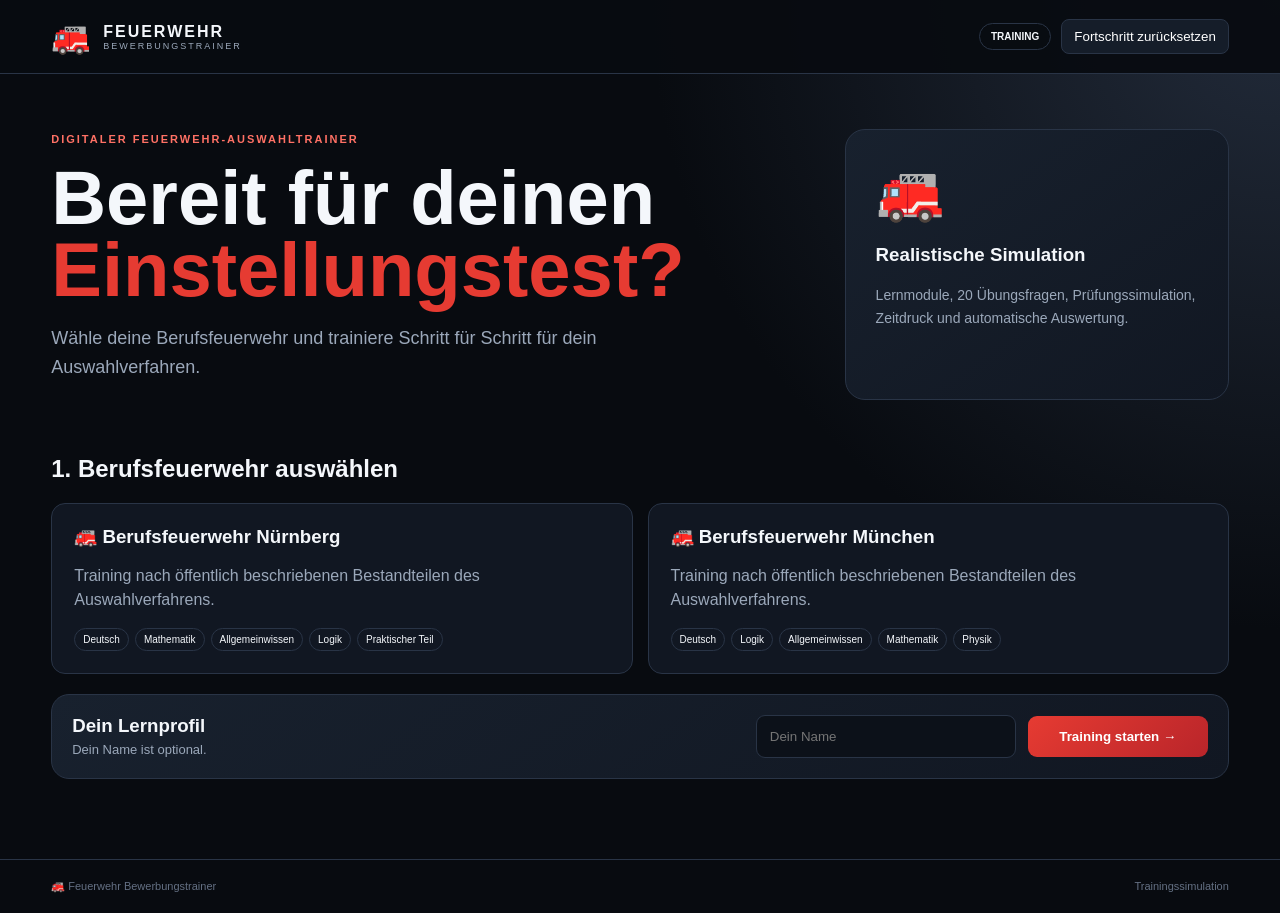
<file: index.html>
<!DOCTYPE html>
<html lang="de">
<head>
    <meta charset="UTF-8">
    <meta name="viewport" content="width=device-width, initial-scale=1.0">

    <title>Feuerwehr Bewerbungstrainer</title>

    <link rel="stylesheet" href="style.css">
</head>

<body>

<header class="topbar">

    <div class="brand">
        <div class="brand-icon">🚒</div>

        <div>
            <strong>FEUERWEHR</strong>
            <small>BEWERBUNGSTRAINER</small>
        </div>
    </div>

    <div class="top-right">

        <span class="status">
            TRAINING
        </span>

        <button id="resetButton">
            Fortschritt zurücksetzen
        </button>

    </div>

</header>


<main>


<!-- ==================================================
     START
================================================== -->

<section id="startScreen" class="screen active">

    <div class="hero">

        <div class="hero-text">

            <span class="eyebrow">
                DIGITALER FEUERWEHR-AUSWAHLTRAINER
            </span>

            <h1>
                Bereit für deinen
                <span>Einstellungstest?</span>
            </h1>

            <p>
                Wähle deine Berufsfeuerwehr und trainiere
                Schritt für Schritt für dein Auswahlverfahren.
            </p>

        </div>


        <div class="hero-card">

            <div class="hero-icon">
                🚒
            </div>

            <h3>
                Realistische Simulation
            </h3>

            <p>
                Lernmodule, 20 Übungsfragen,
                Prüfungssimulation, Zeitdruck und
                automatische Auswertung.
            </p>

        </div>

    </div>


    <h2>
        1. Berufsfeuerwehr auswählen
    </h2>


    <div id="cityGrid" class="city-grid"></div>


    <div class="profile-box">

        <div>

            <h3>
                Dein Lernprofil
            </h3>

            <p>
                Dein Name ist optional.
            </p>

        </div>


        <input
            id="nameInput"
            type="text"
            placeholder="Dein Name"
        >


        <button
            id="startButton"
            class="primary"
        >
            Training starten →
        </button>

    </div>

</section>



<!-- ==================================================
     DASHBOARD
================================================== -->

<section id="dashboardScreen" class="screen">

    <div class="page-header">

        <div>

            <span class="eyebrow">
                AUSBILDUNGSZENTRUM
            </span>

            <h1 id="dashboardTitle">
                Berufsfeuerwehr
            </h1>

            <p id="dashboardDescription"></p>

        </div>


        <button
            id="changeCityButton"
            class="secondary"
        >
            Feuerwehr ändern
        </button>

    </div>


    <div class="statistics">

        <div class="stat">

            <strong id="statTests">
                0
            </strong>

            <span>
                Prüfungen
            </span>

        </div>


        <div class="stat">

            <strong id="statBest">
                –
            </strong>

            <span>
                Beste Punktzahl
            </span>

        </div>


        <div class="stat">

            <strong id="statProgress">
                0%
            </strong>

            <span>
                Lernfortschritt
            </span>

        </div>


        <div class="stat">

            <strong id="statLast">
                –
            </strong>

            <span>
                Letztes Ergebnis
            </span>

        </div>

    </div>



    <div class="dashboard-grid">


        <div class="panel">

            <div class="panel-header">

                <h2>
                    Übungsmodule
                </h2>

                <span>
                    Immer 20 Fragen
                </span>

            </div>


            <div
                id="moduleList"
                class="module-list"
            ></div>

        </div>



        <div class="panel exam-panel">

            <span class="exam-label">
                PRÜFUNGSSIMULATION
            </span>

            <h2>
                Einstellungstest simulieren
            </h2>

            <p>
                Starte eine komplette Prüfung
                unter Zeitdruck.
            </p>


            <ul>

                <li>
                    ⏱ Zeitlimit
                </li>

                <li>
                    📝 Gemischte Themen
                </li>

                <li>
                    🎯 Punktewertung
                </li>

                <li>
                    🏆 Bestehen / nicht bestehen
                </li>

            </ul>


            <button
                id="examButton"
                class="primary wide"
            >
                Prüfung simulieren
            </button>

        </div>

    </div>


    <div class="information">

        <strong>
            Hinweis:
        </strong>

        Die Fragen sind selbst erstellte
        Trainingsaufgaben auf Grundlage öffentlich
        beschriebener Auswahlverfahren und keine
        vertraulichen Originalprüfungen.

    </div>

</section>



<!-- ==================================================
     LERNMODUL
================================================== -->

<section id="learningScreen" class="screen">

    <div class="page-header">

        <div>

            <span class="eyebrow">
                ÜBUNGSMODUL
            </span>

            <h1 id="learningTitle"></h1>

            <p id="learningDescription"></p>

        </div>


        <button
            id="backButton"
            class="secondary"
        >
            ← Übersicht
        </button>

    </div>


    <div class="learning-layout">


        <aside
            id="lessonNavigation"
            class="lesson-navigation"
        ></aside>


        <article class="lesson-content">

            <div id="lessonText"></div>


            <div class="question-counter-box">

                <strong>
                    20 Fragen
                </strong>

                <span>
                    Dieses Übungsmodul wird erst
                    nach 20 beantworteten Fragen
                    ausgewertet.
                </span>

            </div>


            <button
                id="lessonTestButton"
                class="primary"
            >
                20-Fragen-Test starten →
            </button>

        </article>

    </div>

</section>



<!-- ==================================================
     QUIZ
================================================== -->

<section id="quizScreen" class="screen">


    <div class="quiz-header">

        <div>

            <span
                id="quizMode"
                class="eyebrow"
            >
                TRAINING
            </span>

            <h1 id="quizTitle"></h1>

        </div>


        <div
            id="timer"
            class="timer"
        >
            00:00
        </div>

    </div>



    <div class="progress">

        <div id="progressBar"></div>

    </div>


    <div class="question-info">

        <span id="questionNumber"></span>

        <span id="questionCategory"></span>

    </div>



    <div class="question-card">

        <h2 id="question"></h2>


        <div
            id="answers"
            class="answers"
        ></div>


        <div
            id="feedback"
            class="feedback hidden"
        ></div>

    </div>



    <div class="quiz-buttons">

        <button
            id="cancelQuiz"
            class="secondary"
        >
            Test abbrechen
        </button>


        <button
            id="nextQuestion"
            class="primary"
        >
            Nächste Aufgabe →
        </button>

    </div>

</section>



<!-- ==================================================
     ERGEBNIS
================================================== -->

<section id="resultScreen" class="screen">

    <div class="result-card">

        <div
            id="resultIcon"
            class="result-icon"
        >
            🏆
        </div>


        <span class="eyebrow">
            AUSWERTUNG
        </span>


        <h1 id="resultTitle"></h1>


        <p id="resultDescription"></p>


        <div class="result-score">

            <strong id="resultPercent">
                0%
            </strong>

            <span id="resultPoints"></span>

        </div>


        <div
            id="resultDetails"
            class="result-details"
        ></div>


        <div class="result-buttons">

            <button
                id="retryButton"
                class="primary"
            >
                Noch einmal
            </button>


            <button
                id="resultDashboard"
                class="secondary"
            >
                Zur Übersicht
            </button>

        </div>

    </div>

</section>


</main>


<footer>

    <span>
        🚒 Feuerwehr Bewerbungstrainer
    </span>

    <span>
        Trainingssimulation
    </span>

</footer>


<script src="app.js"></script>

</body>
</html>
</file>
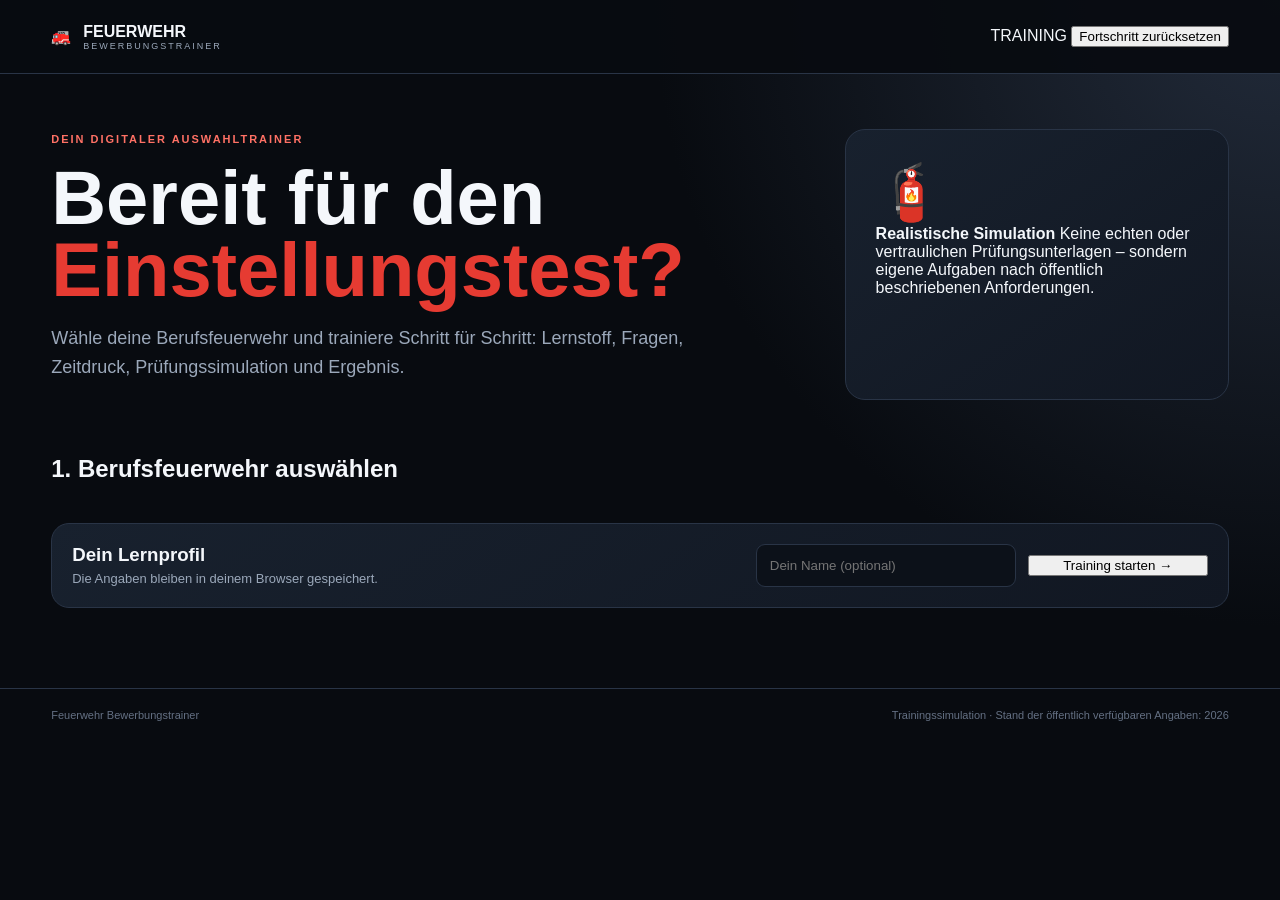
<file: index[1].html>
<!DOCTYPE html>
<html lang="de">
<head>
  <meta charset="UTF-8">
  <meta name="viewport" content="width=device-width, initial-scale=1.0">
  <meta name="description" content="Feuerwehr Bewerbungstrainer – realistische Prüfungssimulation für Berufsfeuerwehren">
  <title>Feuerwehr Bewerbungstrainer</title>
  <link rel="stylesheet" href="style.css">
</head>
<body>
  <header class="topbar">
    <div class="brand"><span class="brand-mark">🚒</span><div><b>FEUERWEHR</b><small>BEWERBUNGSTRAINER</small></div></div>
    <div class="top-actions">
      <span id="statusBadge" class="badge">TRAINING</span>
      <button id="resetBtn" class="ghost-btn">Fortschritt zurücksetzen</button>
    </div>
  </header>

  <main class="container">
    <section id="startScreen" class="screen active">
      <div class="hero">
        <div>
          <span class="eyebrow">DEIN DIGITALER AUSWAHLTRAINER</span>
          <h1>Bereit für den<br><span>Einstellungstest?</span></h1>
          <p>Wähle deine Berufsfeuerwehr und trainiere Schritt für Schritt: Lernstoff, Fragen, Zeitdruck, Prüfungssimulation und Ergebnis.</p>
        </div>
        <div class="hero-card">
          <div class="hero-icon">🧯</div>
          <b>Realistische Simulation</b>
          <span>Keine echten oder vertraulichen Prüfungsunterlagen – sondern eigene Aufgaben nach öffentlich beschriebenen Anforderungen.</span>
        </div>
      </div>

      <h2>1. Berufsfeuerwehr auswählen</h2>
      <div id="cityGrid" class="city-grid"></div>

      <div class="profile-box">
        <div>
          <h3>Dein Lernprofil</h3>
          <p>Die Angaben bleiben in deinem Browser gespeichert.</p>
        </div>
        <input id="nameInput" type="text" maxlength="40" placeholder="Dein Name (optional)">
        <button id="continueBtn" class="primary-btn">Training starten →</button>
      </div>
    </section>

    <section id="dashboardScreen" class="screen">
      <div class="page-head">
        <div>
          <span class="eyebrow">AUSBILDUNGSZENTRUM</span>
          <h1 id="dashboardTitle">Berufsfeuerwehr</h1>
          <p id="dashboardSubtitle"></p>
        </div>
        <button id="changeCityBtn" class="ghost-btn">Feuerwehr ändern</button>
      </div>

      <div class="stats">
        <div class="stat"><b id="statTests">0</b><span>Prüfungen</span></div>
        <div class="stat"><b id="statBest">–</b><span>Beste Punktzahl</span></div>
        <div class="stat"><b id="statProgress">0%</b><span>Lernfortschritt</span></div>
        <div class="stat"><b id="statPass">–</b><span>Letztes Ergebnis</span></div>
      </div>

      <div class="dashboard-grid">
        <div class="panel">
          <div class="panel-title"><h2>Lernmodule</h2><span>Schritt für Schritt</span></div>
          <div id="moduleList" class="module-list"></div>
        </div>
        <div class="panel exam-panel">
          <div class="exam-ribbon">PRÜFUNGSSIMULATION</div>
          <h2>Jetzt unter Prüfungsbedingungen testen</h2>
          <p>Gemischte Aufgaben, Zeitlimit, keine Lösungen während des Tests und automatische Auswertung.</p>
          <ul>
            <li>⏱ Zeitlimit</li>
            <li>🎯 Gemischte Themen</li>
            <li>📝 Punkte pro Aufgabe</li>
            <li>📊 Bestehen / nicht bestehen</li>
          </ul>
          <button id="startExamBtn" class="primary-btn wide">Komplette Prüfung starten</button>
        </div>
      </div>

      <div class="info-note">
        <b>Hinweis zur Realität:</b> Die Seite simuliert den veröffentlichten Aufbau und trainiert passende Kompetenzen. Ein echtes Auswahlverfahren kann sich ändern. Vor einer Bewerbung immer die aktuelle Ausschreibung der jeweiligen Stadt prüfen.
      </div>
    </section>

    <section id="learnScreen" class="screen">
      <div class="page-head">
        <div><span class="eyebrow">LERNMODUL</span><h1 id="learnTitle"></h1><p id="learnDescription"></p></div>
        <button id="backDashboard1" class="ghost-btn">← Übersicht</button>
      </div>
      <div class="lesson-layout">
        <aside id="lessonNav" class="lesson-nav"></aside>
        <article class="lesson-content">
          <div id="lessonBody"></div>
          <div class="lesson-actions">
            <button id="lessonQuizBtn" class="primary-btn">Modul testen →</button>
          </div>
        </article>
      </div>
    </section>

    <section id="quizScreen" class="screen">
      <div class="quiz-head">
        <div><span id="quizMode" class="eyebrow">TRAINING</span><h1 id="quizTitle"></h1></div>
        <div class="timer" id="timer">00:00</div>
      </div>
      <div class="progressbar"><div id="quizProgress"></div></div>
      <div class="question-meta"><span id="questionCount"></span><span id="questionCategory"></span></div>
      <div class="question-card">
        <h2 id="questionText"></h2>
        <div id="answers" class="answers"></div>
        <div id="feedback" class="feedback hidden"></div>
      </div>
      <div class="quiz-actions">
        <button id="quitQuizBtn" class="ghost-btn">Test abbrechen</button>
        <button id="nextBtn" class="primary-btn">Nächste Aufgabe →</button>
      </div>
    </section>

    <section id="resultScreen" class="screen">
      <div class="result-card">
        <div id="resultIcon" class="result-icon">🏁</div>
        <span class="eyebrow">AUSWERTUNG</span>
        <h1 id="resultTitle"></h1>
        <p id="resultSubtitle"></p>
        <div class="result-score"><b id="resultPercent"></b><span id="resultPoints"></span></div>
        <div id="resultDetails" class="result-details"></div>
        <div class="result-actions">
          <button id="retryBtn" class="primary-btn">Noch einmal</button>
          <button id="resultDashboardBtn" class="ghost-btn">Zur Übersicht</button>
        </div>
      </div>
    </section>
  </main>

  <footer>
    <span>Feuerwehr Bewerbungstrainer</span>
    <span>Trainingssimulation · Stand der öffentlich verfügbaren Angaben: 2026</span>
  </footer>
  <script src="app.js"></script>
</body>
</html>
</file>
<file: style.css>
:root {

    --background: #080b10;

    --panel: #111722;

    --panel-light: #18212e;

    --border: #293446;

    --text: #f4f7fb;

    --muted: #9ba8ba;

    --red: #e63b32;

    --red-dark: #b9252a;

    --green: #35c48b;

    --yellow: #f3b63f;

}


* {
    box-sizing: border-box;
}


body {

    margin: 0;

    min-height: 100vh;

    background:
        radial-gradient(
            circle at top right,
            #222b3a,
            var(--background) 40%
        );

    color: var(--text);

    font-family:
        Arial,
        Helvetica,
        sans-serif;

}


/* ==============================
   HEADER
============================== */

.topbar {

    height: 74px;

    display: flex;

    align-items: center;

    justify-content: space-between;

    padding: 0 4%;

    background: rgba(8,11,16,.94);

    border-bottom: 1px solid var(--border);

}


.brand {

    display: flex;

    align-items: center;

    gap: 12px;

}


.brand-icon {

    font-size: 32px;

}


.brand strong {

    display: block;

    letter-spacing: 2px;

}


.brand small {

    display: block;

    color: var(--muted);

    font-size: 9px;

    letter-spacing: 2px;

}


.top-right {

    display: flex;

    align-items: center;

    gap: 10px;

}


.status {

    border: 1px solid var(--border);

    padding: 7px 11px;

    border-radius: 20px;

    font-size: 10px;

    font-weight: bold;

}


.top-right button {

    background: #151d29;

    border: 1px solid var(--border);

    color: white;

    padding: 9px 12px;

    border-radius: 8px;

    cursor: pointer;

}


/* ==============================
   MAIN
============================== */

main {

    width: min(1180px,92%);

    margin: auto;

    padding: 55px 0 80px;

}


.screen {

    display: none;

}


.screen.active {

    display: block;

}


/* ==============================
   HERO
============================== */

.hero {

    display: grid;

    grid-template-columns:
        1.6fr .8fr;

    gap: 25px;

    margin-bottom: 55px;

}


.eyebrow {

    color: #ff7165;

    font-size: 11px;

    font-weight: bold;

    letter-spacing: 2px;

}


.hero h1 {

    font-size:
        clamp(42px,7vw,76px);

    line-height: .95;

    margin: 15px 0;

}


.hero h1 span {

    color: var(--red);

}


.hero p {

    color: var(--muted);

    font-size: 18px;

    line-height: 1.6;

    max-width: 650px;

}


.hero-card {

    padding: 30px;

    background:
        linear-gradient(
            145deg,
            var(--panel-light),
            var(--panel)
        );

    border:
        1px solid var(--border);

    border-radius: 20px;

}


.hero-icon {

    font-size: 55px;

}


.hero-card p {

    font-size: 14px;

}


/* ==============================
   CARDS
============================== */

.panel,
.profile-box,
.question-card,
.result-card {

    background:
        linear-gradient(
            145deg,
            var(--panel-light),
            var(--panel)
        );

    border:
        1px solid var(--border);

    border-radius: 18px;

}


/* ==============================
   CITIES
============================== */

.city-grid {

    display: grid;

    grid-template-columns:
        repeat(2,1fr);

    gap: 15px;

}


.city-card {

    padding: 22px;

    border:
        1px solid var(--border);

    background:
        var(--panel);

    border-radius: 14px;

    cursor: pointer;

    transition: .2s;

}


.city-card:hover {

    transform: translateY(-3px);

    border-color:
        var(--red);

}


.city-card.selected {

    border-color:
        var(--red);

    background:
        #1d171a;

}


.city-card h3 {

    margin:
        0 0 8px;

}


.city-card p {

    color:
        var(--muted);

    line-height:
        1.5;

}


.tags {

    display: flex;

    flex-wrap: wrap;

    gap: 6px;

}


.tag {

    font-size: 10px;

    border:
        1px solid var(--border);

    padding:
        5px 8px;

    border-radius:
        20px;

}


/* ==============================
   PROFILE
============================== */

.profile-box {

    margin-top: 20px;

    padding: 20px;

    display: grid;

    grid-template-columns:
        1fr 260px 180px;

    gap: 12px;

    align-items: center;

}


.profile-box h3 {

    margin:
        0 0 5px;

}


.profile-box p {

    margin: 0;

    color: var(--muted);

    font-size: 13px;

}


input {

    background:
        #0c1119;

    border:
        1px solid var(--border);

    color: white;

    padding: 13px;

    border-radius: 9px;

    outline: none;

}


/* ==============================
   BUTTONS
============================== */

.primary,
.secondary {

    border-radius: 9px;

    padding: 13px 18px;

    font-weight: bold;

    cursor: pointer;

}


.primary {

    color: white;

    background:
        linear-gradient(
            135deg,
            var(--red),
            var(--red-dark)
        );

    border: 0;

}


.secondary {

    color: white;

    background:
        #151d29;

    border:
        1px solid var(--border);

}


.wide {

    width: 100%;

}


/* ==============================
   DASHBOARD
============================== */

.page-header {

    display: flex;

    justify-content:
        space-between;

    align-items:
        end;

    margin-bottom:
        25px;

}


.page-header h1 {

    margin:
        8px 0;

    font-size:
        42px;

}


.page-header p {

    color:
        var(--muted);

}


.statistics {

    display: grid;

    grid-template-columns:
        repeat(4,1fr);

    gap: 12px;

    margin-bottom:
        18px;

}


.stat {

    background:
        var(--panel);

    border:
        1px solid var(--border);

    border-radius:
        13px;

    padding:
        17px;

}


.stat strong {

    display:
        block;

    font-size:
        25px;

}


.stat span {

    color:
        var(--muted);

    font-size:
        11px;

}


/* ==============================
   DASHBOARD GRID
============================== */

.dashboard-grid {

    display: grid;

    grid-template-columns:
        1.35fr .8fr;

    gap: 18px;

}


.panel {

    padding:
        22px;

}


.panel-header {

    display: flex;

    justify-content:
        space-between;

    align-items:
        center;

}


.panel-header span {

    color:
        var(--muted);

    font-size:
        12px;

}


.module-list {

    display:
        grid;

    gap:
        9px;

}


.module {

    display:
        grid;

    grid-template-columns:
        40px 1fr auto;

    align-items:
        center;

    gap:
        12px;

    padding:
        13px;

    background:
        #0d131d;

    border:
        1px solid var(--border);

    border-radius:
        11px;

    cursor:
        pointer;

}


.module:hover {

    border-color:
        #657387;

}


.module-number {

    width:
        36px;

    height:
        36px;

    display:
        grid;

    place-items:
        center;

    border-radius:
        9px;

    background:
        #202a39;

    font-weight:
        bold;

}


.module h3 {

    margin:
        0 0 3px;

    font-size:
        15px;

}


.module p {

    margin:
        0;

    color:
        var(--muted);

    font-size:
        12px;

}


.module small {

    color:
        var(--green);

}


/* ==============================
   EXAM
============================== */

.exam-label {

    display:
        inline-block;

    padding:
        6px 9px;

    border-radius:
        20px;

    background:
        rgba(230,59,50,.15);

    color:
        #ff766c;

    font-size:
        10px;

    font-weight:
        bold;

}


.exam-panel p,
.exam-panel li {

    color:
        var(--muted);

    line-height:
        1.6;

}


.information {

    margin-top:
        18px;

    padding:
        14px;

    background:
        #101722;

    border:
        1px solid var(--border);

    border-radius:
        10px;

    color:
        var(--muted);

    font-size:
        12px;

    line-height:
        1.6;

}


/* ==============================
   LEARNING
============================== */

.learning-layout {

    display:
        grid;

    grid-template-columns:
        250px 1fr;

    gap:
        18px;

}


.lesson-navigation {

    display:
        grid;

    gap:
        8px;

}


.lesson-navigation button {

    padding:
        12px;

    text-align:
        left;

    color:
        white;

    background:
        var(--panel);

    border:
        1px solid var(--border);

    border-radius:
        9px;

}


.lesson-navigation button.active {

    border-color:
        var(--red);

}


.lesson-content {

    min-height:
        480px;

    padding:
        30px;

    background:
        var(--panel);

    border:
        1px solid var(--border);

    border-radius:
        17px;

}


.lesson-content p,
.lesson-content li {

    color:
        #c0c9d5;

    line-height:
        1.7;

}


.fact {

    margin:
        20px 0;

    padding:
        14px;

    border-left:
        3px solid var(--red);

    background:
        #17151b;

}


.question-counter-box {

    margin:
        25px 0;

    padding:
        18px;

    display:
        flex;

    flex-direction:
        column;

    gap:
        5px;

    background:
        #111925;

    border:
        1px solid var(--border);

    border-radius:
        12px;

}


.question-counter-box strong {

    color:
        #ff766c;

    font-size:
        18px;

}


.question-counter-box span {

    color:
        var(--muted);

    font-size:
        13px;

}


/* ==============================
   QUIZ
============================== */

.quiz-header {

    display:
        flex;

    justify-content:
        space-between;

    align-items:
        center;

}


.timer {

    padding:
        12px 17px;

    background:
        #131a25;

    border:
        1px solid var(--border);

    border-radius:
        10px;

    font-size:
        26px;

    font-weight:
        bold;

}


.timer.warning {

    color:
        var(--yellow);

}


.progress {

    height:
        7px;

    background:
        #202938;

    border-radius:
        20px;

    margin:
        20px 0;

    overflow:
        hidden;

}


.progress div {

    height:
        100%;

    width:
        0;

    background:
        var(--red);

    transition:
        .2s;

}


.question-info {

    display:
        flex;

    justify-content:
        space-between;

    color:
        var(--muted);

    font-size:
        12px;

    margin-bottom:
        15px;

}


.question-card {

    padding:
        28px;

}


.question-card h2 {

    line-height:
        1.45;

}


.answers {

    display:
        grid;

    gap:
        10px;

    margin-top:
        20px;

}


.answer {

    text-align:
        left;

    padding:
        16px;

    color:
        white;

    background:
        #0d131d;

    border:
        1px solid var(--border);

    border-radius:
        11px;

    cursor:
        pointer;

}


.answer:hover {

    border-color:
        #647286;

}


.answer.correct {

    background:
        rgba(53,196,139,.1);

    border-color:
        var(--green);

}


.answer.wrong {

    background:
        rgba(237,92,92,.1);

    border-color:
        #ed5c5c;

}


.answer:disabled {

    cursor:
        default;

}


.feedback {

    margin-top:
        15px;

    padding:
        14px;

    border-radius:
        9px;

    line-height:
        1.5;

}


.feedback.good {

    background:
        rgba(53,196,139,.1);

}


.feedback.bad {

    background:
        rgba(237,92,92,.1);

}


.hidden {

    display:
        none;

}


.quiz-buttons {

    display:
        flex;

    justify-content:
        space-between;

    margin-top:
        15px;

}


/* ==============================
   RESULT
============================== */

.result-card {

    max-width:
        750px;

    margin:
        40px auto;

    padding:
        45px;

    text-align:
        center;

}


.result-icon {

    font-size:
        65px;

}


.result-score strong {

    display:
        block;

    font-size:
        70px;

    margin:
        20px;

}


.result-score span {

    color:
        var(--muted);

}


.result-details {

    display:
        grid;

    grid-template-columns:
        repeat(3,1fr);

    gap:
        10px;

    margin-top:
        25px;

}


.result-detail {

    padding:
        15px;

    background:
        #0d131d;

    border:
        1px solid var(--border);

    border-radius:
        10px;

}


.result-detail strong {

    display:
        block;

    font-size:
        20px;

}


.result-detail span {

    color:
        var(--muted);

    font-size:
        11px;

}


.result-buttons {

    display:
        flex;

    justify-content:
        center;

    gap:
        10px;

    margin-top:
        25px;

}


/* ==============================
   FOOTER
============================== */

footer {

    padding:
        20px 4%;

    border-top:
        1px solid var(--border);

    display:
        flex;

    justify-content:
        space-between;

    color:
        #647083;

    font-size:
        11px;

}


/* ==============================
   MOBILE
============================== */

@media(max-width:800px) {

    .hero,
    .dashboard-grid,
    .learning-layout {

        grid-template-columns:
            1fr;

    }


    .statistics {

        grid-template-columns:
            1fr 1fr;

    }


    .profile-box {

        grid-template-columns:
            1fr;

    }


    .page-header {

        align-items:
            flex-start;

        flex-direction:
            column;

    }

}


@media(max-width:550px) {

    .city-grid,
    .statistics {

        grid-template-columns:
            1fr;

    }


    .result-details {

        grid-template-columns:
            1fr;

    }


    footer {

        flex-direction:
            column;

        gap:
            8px;

    }

}
</file>
